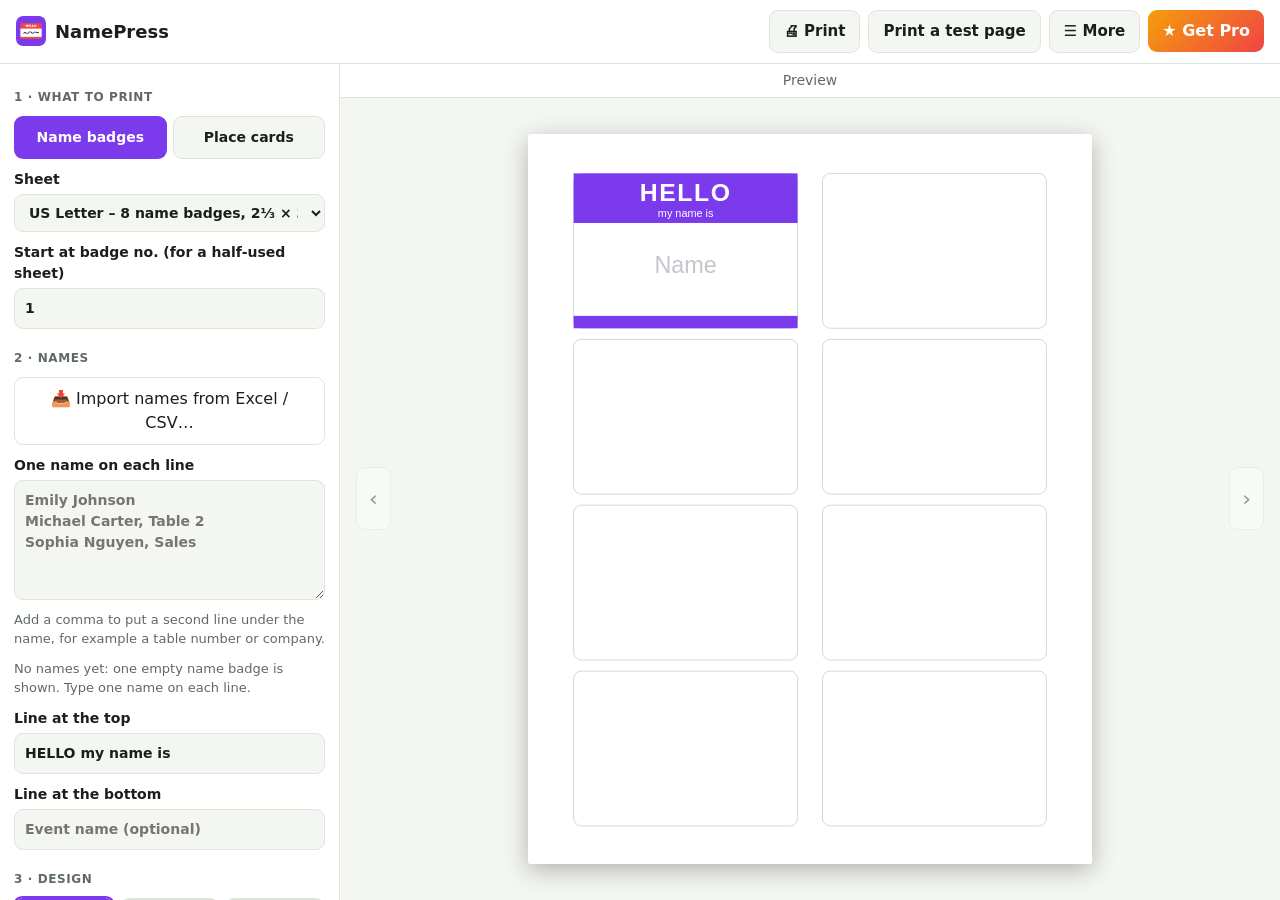
<file: index.html>
<!doctype html>
<html lang="en">
<head>
  <meta charset="utf-8">
  <meta name="viewport" content="width=device-width, initial-scale=1">
  <title>NamePress – Name Tags &amp; Place Cards</title>
  <meta name="description" content="Print name badges on sticker sheets and folded place cards for tables, from a simple list of names. Private and offline.">
  <meta name="theme-color" content="#7c3aed">
  <link rel="manifest" href="manifest.json">
  <link rel="icon" href="icon-192.png">
  <link rel="stylesheet" href="style.css">
  <style id="pageRule"></style>
  <style>.tpls{grid-template-columns:repeat(3,1fr)}.tpls button{aspect-ratio:86/55}</style>
</head>
<body>
  <header class="topbar">
    <div class="brand"><img src="icon-192.png" alt="" width="30" height="30"><span>NamePress</span></div>
    <span class="tree-title"></span>
    <div class="top-btns">
      <button id="printBtn" class="tb">🖨 Print</button>
      <button id="testBtn" class="tb">Print a test page</button>
      <button id="moreBtn" class="tb">☰ More</button>
      <button id="proBtn" class="pro-btn" hidden>★ Get Pro</button>
    </div>
    <div id="menu" class="menu" hidden>
      <button id="ex1">Example: club name badges</button>
      <button id="ex2">Example: wedding place cards</button>
      <button id="resetBtn" class="danger">Start again…</button>
      <a href="help.html" target="_blank" rel="noopener">❓ How to use NamePress</a>
      <a href="mailto:thequan03072002@gmail.com?subject=NamePress%20feedback">✉ Feedback &amp; support</a>
      <a href="https://apps.microsoft.com/detail/9PDLS6TMKHHQ" target="_blank" rel="noopener">More apps: TicketPress raffle tickets</a>
      <a href="https://apps.microsoft.com/detail/9PJZFJ139JC2" target="_blank" rel="noopener">More apps: AddressPress envelope printer</a>
    </div>
    <input id="fileIn" type="file" accept="image/*" hidden>
  </header>

  <main class="layout">
    <aside class="left">
      <h2>1 · What to print</h2>
      <div class="seg3" id="modes" style="grid-template-columns:1fr 1fr">
        <button data-m="tag">Name badges</button>
        <button data-m="card">Place cards</button>
      </div>
      <label class="field">Sheet<select id="sheet"></select></label>
      <label class="field" id="startF">Start at badge no. (for a half-used sheet)<input id="start" type="text" inputmode="numeric" maxlength="2"></label>
      <label class="check" id="bothF"><input id="both" type="checkbox"> Print the name on both sides of the fold</label>

      <h2>2 · Names</h2>
      <button id="importBtn" class="ghost" type="button">📥 Import names from Excel / CSV…</button>
      <label class="field">One name on each line<textarea id="names" placeholder="Emily Johnson&#10;Michael Carter, Table 2&#10;Sophia Nguyen, Sales" spellcheck="false"></textarea></label>
      <p class="hint">Add a comma to put a second line under the name, for example a table number or company.</p>
      <p id="hint" class="hint"></p>
      <label class="field">Line at the top<input id="top" type="text" maxlength="40" placeholder="HELLO my name is"></label>
      <label class="field">Line at the bottom<input id="bottom" type="text" maxlength="50" placeholder="Event name (optional)"></label>

      <h2>3 · Design</h2>
      <div id="tpls" class="tpls"></div>
      <div id="colors" class="swatches"></div>
      <label class="field">Lettering for the name<select id="font"><option value="modern">Modern</option><option value="classic">Classic</option><option value="script">Handwriting</option></select></label>
      <div class="logo-row">
        <button id="logoBtn" class="ghost">Add a logo picture…</button><span class="badge pro-only">PRO</span>
        <button id="logoDel" class="ghost danger" hidden>Remove logo</button>
      </div>

      <div id="offF">
        <h2>If the print is off-centre</h2>
        <div class="two">
          <label class="field">Move right (mm)<input id="dx" type="text" inputmode="decimal" maxlength="5"></label>
          <label class="field">Move down (mm)<input id="dy" type="text" inputmode="decimal" maxlength="5"></label>
        </div>
        <p class="hint">Use minus numbers to move left or up. Try on plain paper first.</p>
      </div>
      <p class="feedback">💬 Something not working the way you want? Tell me – <a href="mailto:thequan03072002@gmail.com?subject=NamePress%20feedback">thequan03072002@gmail.com</a>. I read every message and improve the app.</p>
    </aside>

    <section class="stage">
      <div id="pager" class="pager"></div>
      <div class="preview">
        <button id="prev" class="nav" title="Previous sheet">‹</button>
        <div id="page" style="height:100%;display:flex;align-items:center;justify-content:center;min-width:0;flex:1"></div>
        <button id="next" class="nav" title="Next sheet">›</button>
      </div>
    </section>
  </main>

  <dialog id="proDialog" class="dlg">
    <h2>NamePress Pro</h2>
    <p class="muted">One-time purchase. Yours forever on this Microsoft account. The free version never limits how often you print.</p>
    <ul class="pro-list">
      <li><strong>All 6 designs</strong> <span class="muted">(Free: 3)</span></li>
      <li><strong>Any number of names at a time</strong> – a whole conference or wedding in one go <span class="muted">(Free: 24)</span></li>
      <li><strong>Your own logo</strong> on every badge and card</li>
    </ul>
    <p class="feedback">💬 Something not working the way you want? Tell me – <a href="mailto:thequan03072002@gmail.com?subject=NamePress%20feedback">thequan03072002@gmail.com</a>. I read every message and improve the app.</p>
    <p id="proMsg" class="pro-msg" hidden></p>
    <div class="row-btns">
      <button id="buyBtn" class="primary" autofocus>Unlock Pro</button>
      <button id="restoreBtn" class="ghost">Restore purchase</button>
      <button id="closePro" class="ghost">Not now</button>
    </div>
  </dialog>

  <div id="toast" class="toast" hidden></div>
  <div id="printArea"></div>
  <script src="app.js"></script>
</body>
</html>
</file>
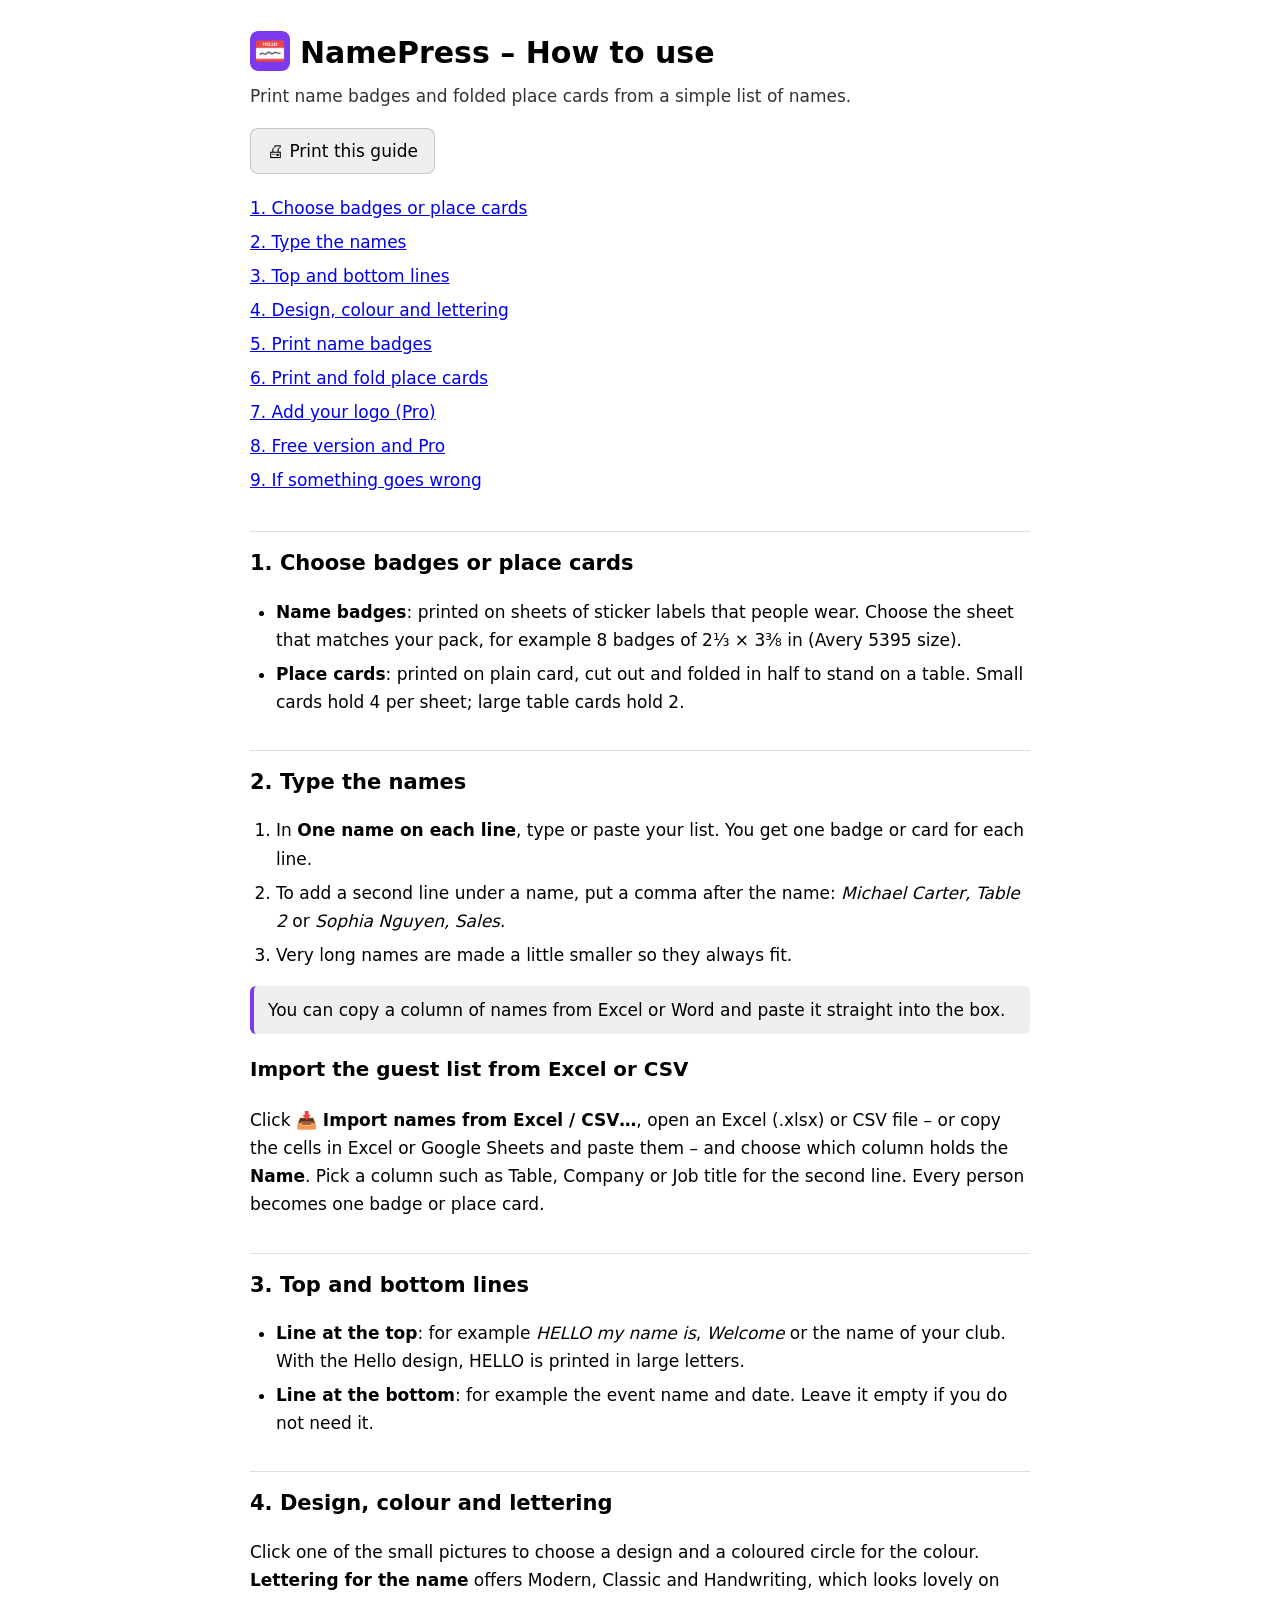
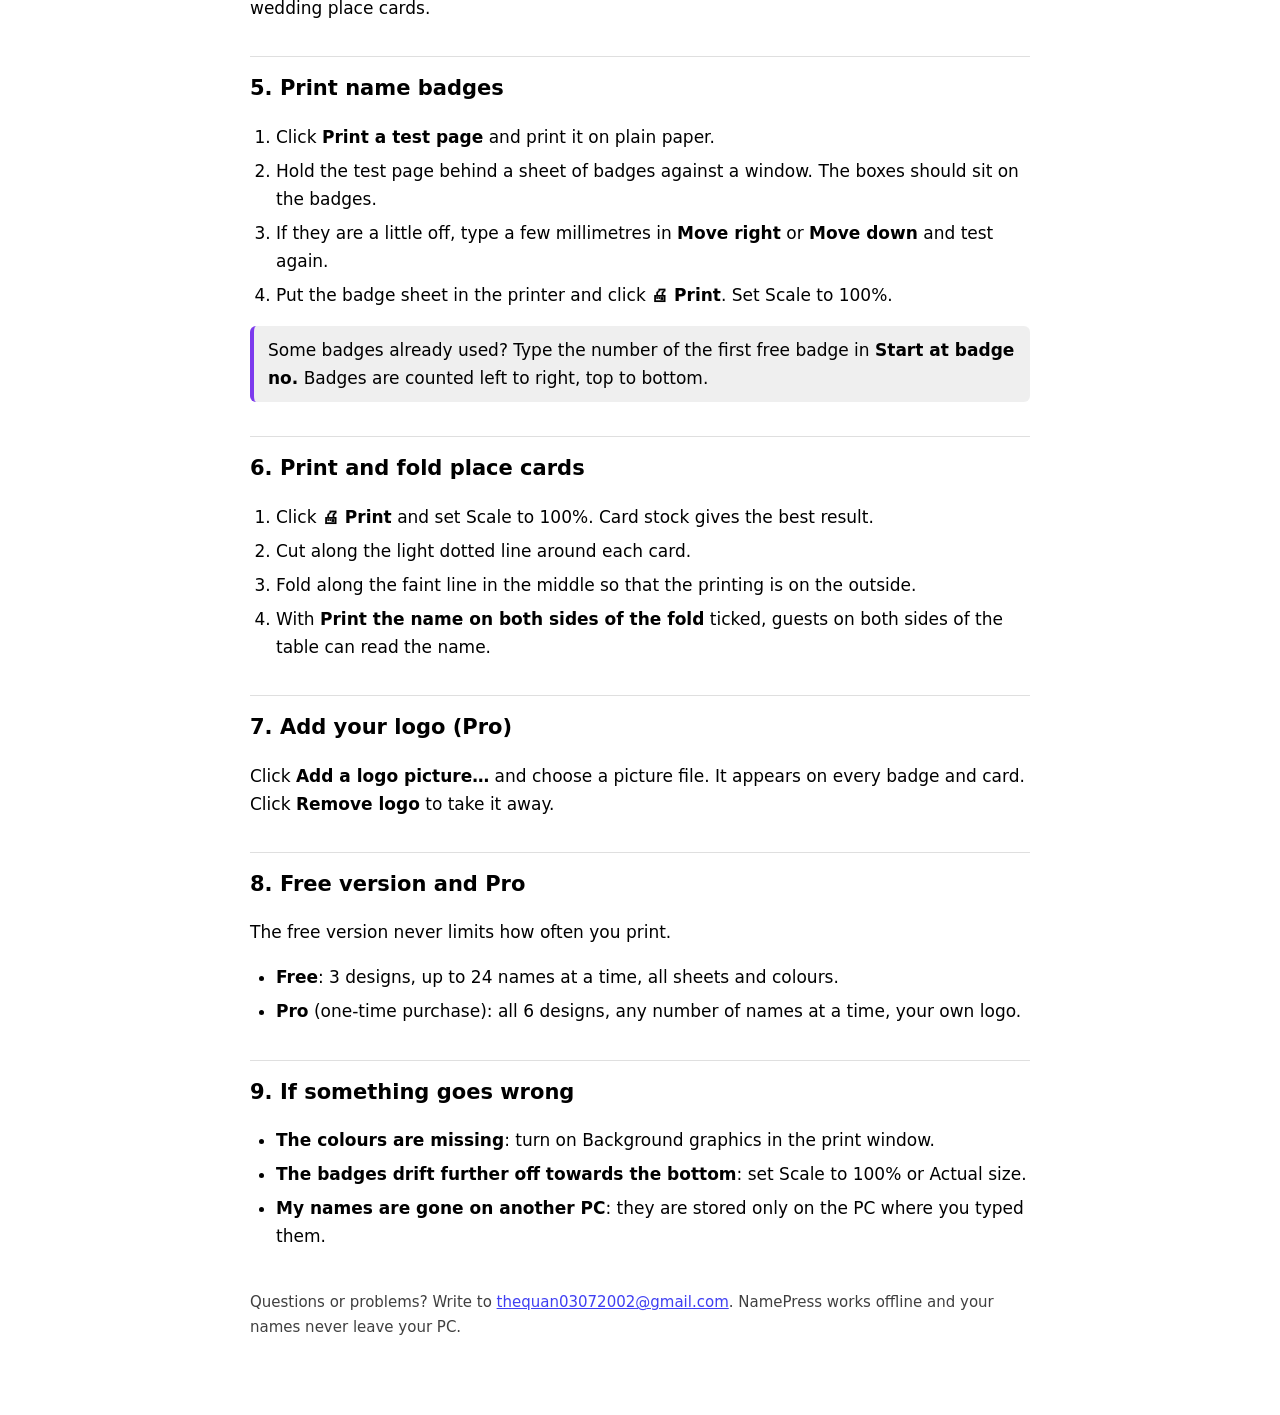
<file: help.html>
<!doctype html><html lang="en"><head><meta charset="utf-8"><meta name="viewport" content="width=device-width, initial-scale=1"><title>NamePress – How to use</title><link rel="icon" href="icon-192.png"><style>:root{--a:#7c3aed;color-scheme:light dark}body{font:17px/1.65 "Segoe UI",system-ui,sans-serif;max-width:780px;margin:0 auto;padding:28px 20px 60px}h1{font-size:30px;margin:0 0 4px}h1 img{vertical-align:-8px;border-radius:8px;margin-right:10px}h2{font-size:21px;margin:34px 0 8px;padding-top:14px;border-top:1px solid #8884}.lead{opacity:.8;margin:0 0 18px}ol,ul{padding-left:26px}li{margin:6px 0}.tip{border-left:4px solid var(--a);background:#8882;padding:10px 14px;border-radius:6px;margin:12px 0}.toc a{display:block;padding:3px 0}.foot{margin-top:40px;opacity:.75;font-size:15px}button{font:inherit;padding:8px 16px;border-radius:8px;border:1px solid #8886;cursor:pointer}figure{margin:16px 0}figure img{display:block;max-width:100%;height:auto;border:1px solid #8886;border-radius:8px}figcaption{font-size:14px;opacity:.75;margin-top:6px}@media print{.noprint{display:none}}</style></head><body><h1><img src="icon-192.png" width="40" height="40" alt="">NamePress – How to use</h1><p class="lead">Print name badges and folded place cards from a simple list of names.</p><p class="noprint"><button onclick="print()">🖨 Print this guide</button></p><div class="toc noprint"><a href="#s0">1. Choose badges or place cards</a><a href="#s1">2. Type the names</a><a href="#s2">3. Top and bottom lines</a><a href="#s3">4. Design, colour and lettering</a><a href="#s4">5. Print name badges</a><a href="#s5">6. Print and fold place cards</a><a href="#s6">7. Add your logo (Pro)</a><a href="#s7">8. Free version and Pro</a><a href="#s8">9. If something goes wrong</a></div><h2 id="s0">1. Choose badges or place cards</h2><ul><li><b>Name badges</b>: printed on sheets of sticker labels that people wear. Choose the sheet that matches your pack, for example 8 badges of 2⅓ × 3⅜ in (Avery 5395 size).</li><li><b>Place cards</b>: printed on plain card, cut out and folded in half to stand on a table. Small cards hold 4 per sheet; large table cards hold 2.</li></ul><h2 id="s1">2. Type the names</h2><ol><li>In <b>One name on each line</b>, type or paste your list. You get one badge or card for each line.</li><li>To add a second line under a name, put a comma after the name: <i>Michael Carter, Table 2</i> or <i>Sophia Nguyen, Sales</i>.</li><li>Very long names are made a little smaller so they always fit.</li></ol><div class="tip">You can copy a column of names from Excel or Word and paste it straight into the box.</div><h3>Import the guest list from Excel or CSV</h3><p>Click <b>📥 Import names from Excel / CSV…</b>, open an Excel (.xlsx) or CSV file – or copy the cells in Excel or Google Sheets and paste them – and choose which column holds the <b>Name</b>. Pick a column such as Table, Company or Job title for the second line. Every person becomes one badge or place card.</p><h2 id="s2">3. Top and bottom lines</h2><ul><li><b>Line at the top</b>: for example <i>HELLO my name is</i>, <i>Welcome</i> or the name of your club. With the Hello design, HELLO is printed in large letters.</li><li><b>Line at the bottom</b>: for example the event name and date. Leave it empty if you do not need it.</li></ul><h2 id="s3">4. Design, colour and lettering</h2><p>Click one of the small pictures to choose a design and a coloured circle for the colour. <b>Lettering for the name</b> offers Modern, Classic and Handwriting, which looks lovely on wedding place cards.</p><h2 id="s4">5. Print name badges</h2><ol><li>Click <b>Print a test page</b> and print it on plain paper.</li><li>Hold the test page behind a sheet of badges against a window. The boxes should sit on the badges.</li><li>If they are a little off, type a few millimetres in <b>Move right</b> or <b>Move down</b> and test again.</li><li>Put the badge sheet in the printer and click <b>🖨 Print</b>. Set Scale to 100%.</li></ol><div class="tip">Some badges already used? Type the number of the first free badge in <b>Start at badge no.</b> Badges are counted left to right, top to bottom.</div><h2 id="s5">6. Print and fold place cards</h2><ol><li>Click <b>🖨 Print</b> and set Scale to 100%. Card stock gives the best result.</li><li>Cut along the light dotted line around each card.</li><li>Fold along the faint line in the middle so that the printing is on the outside.</li><li>With <b>Print the name on both sides of the fold</b> ticked, guests on both sides of the table can read the name.</li></ol><h2 id="s6">7. Add your logo (Pro)</h2><p>Click <b>Add a logo picture…</b> and choose a picture file. It appears on every badge and card. Click <b>Remove logo</b> to take it away.</p><h2 id="s7">8. Free version and Pro</h2><p>The free version never limits how often you print.</p><ul><li><b>Free</b>: 3 designs, up to 24 names at a time, all sheets and colours.</li><li><b>Pro</b> (one-time purchase): all 6 designs, any number of names at a time, your own logo.</li></ul><h2 id="s8">9. If something goes wrong</h2><ul><li><b>The colours are missing</b>: turn on Background graphics in the print window.</li><li><b>The badges drift further off towards the bottom</b>: set Scale to 100% or Actual size.</li><li><b>My names are gone on another PC</b>: they are stored only on the PC where you typed them.</li></ul><p class="foot">Questions or problems? Write to <a href="mailto:thequan03072002@gmail.com">thequan03072002@gmail.com</a>. NamePress works offline and your names never leave your PC.</p></body></html>
</file>
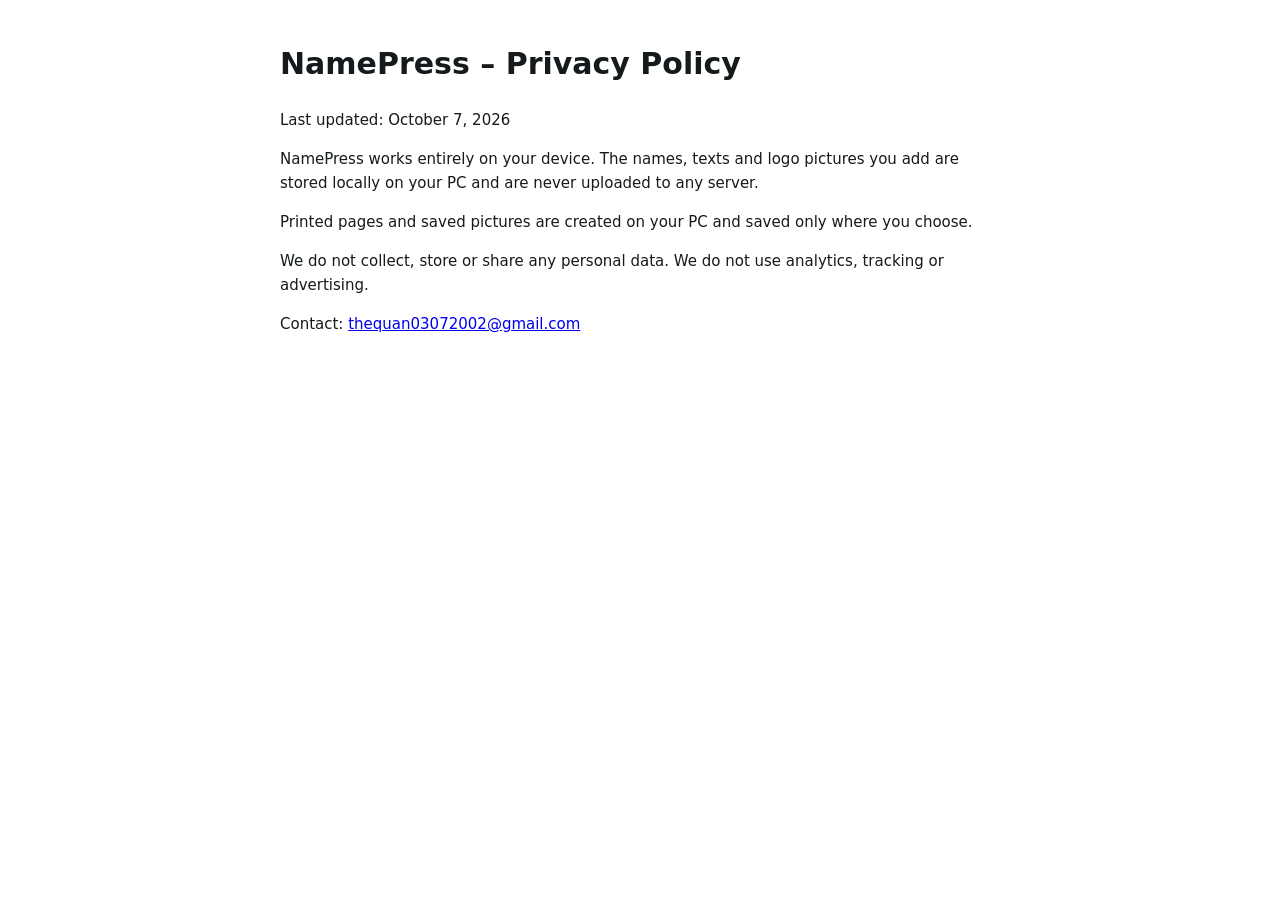
<file: privacy.html>
<!doctype html>
<html lang="en"><head><meta charset="utf-8"><meta name="viewport" content="width=device-width, initial-scale=1">
<title>NamePress – Privacy Policy</title>
<style>body{font:15px/1.6 "Segoe UI",system-ui,sans-serif;max-width:720px;margin:40px auto;padding:0 16px;color:#151a1c}</style></head>
<body>
<h1>NamePress – Privacy Policy</h1>
<p>Last updated: October 7, 2026</p>
<p>NamePress works entirely on your device. The names, texts and logo pictures you add are stored locally on your PC and are never uploaded to any server.</p>
<p>Printed pages and saved pictures are created on your PC and saved only where you choose.</p>
<p>We do not collect, store or share any personal data. We do not use analytics, tracking or advertising.</p>
<p>Contact: <a href="mailto:thequan03072002@gmail.com">thequan03072002@gmail.com</a></p>
</body></html>
</file>
<file: style.css>
:root {
  --bg: #f4f6f2; --card: #ffffff; --text: #1a1f1b; --muted: #5f6b62;
  --line: #dfe5dc; --accent: #7c3aed; --accent-2: #ede4fd; --on-accent: #ffffff; --danger: #b42318;
  color-scheme: light dark;
}
@media (prefers-color-scheme: dark) {
  :root { --bg: #121613; --card: #1b211c; --text: #e9efe9; --muted: #9aa79d;
    --line: #2c362e; --accent: #c4b5fd; --accent-2: #2e1065; --on-accent: #1a0b3d; --danger: #f97066; }
}
* { box-sizing: border-box; }
html, body { height: 100%; }
body { margin: 0; font: 16px/1.5 "Segoe UI", system-ui, sans-serif; background: var(--bg); color: var(--text); display: flex; flex-direction: column; }
[hidden] { display: none !important; }
.topbar { position: relative; display: flex; align-items: center; gap: 14px; padding: 10px 16px; border-bottom: 1px solid var(--line); background: var(--card); }
.brand { display: flex; align-items: center; gap: 9px; font-weight: 700; font-size: 18px; }
.brand img { border-radius: 7px; }
.tree-title { flex: 1; min-width: 120px; font: 600 17px "Segoe UI", system-ui, sans-serif; padding: 8px 10px; border-radius: 9px; border: 1px solid transparent; background: transparent; color: var(--text); }
.tree-title:hover { border-color: var(--line); }
.top-btns { display: flex; gap: 8px; align-items: center; }
button { font: inherit; border-radius: 9px; padding: 9px 14px; cursor: pointer; border: 1px solid transparent; }
button:disabled { opacity: .45; cursor: not-allowed; }
.tb { background: var(--bg); color: var(--text); border-color: var(--line); font-weight: 600; font-size: 15px; }
.tb:hover, .ghost:hover { border-color: var(--accent); }
.primary { background: var(--accent); color: var(--on-accent); font-weight: 700; }
.ghost { background: transparent; color: var(--text); border-color: var(--line); }
.danger { color: var(--danger) !important; }
.pro-btn { background: linear-gradient(135deg, #f59e0b, #ef4444); color: #fff; font-weight: 700; border: 0; }
.pro-btn.is-pro { background: var(--accent-2); color: var(--accent); cursor: default; }
.badge { font-size: 10px; font-weight: 700; background: #f59e0b; color: #1f1503; border-radius: 4px; padding: 1px 5px; margin-left: 4px; vertical-align: 1px; }
body.unlocked .pro-only { display: none; }
.menu { position: absolute; right: 16px; top: 54px; z-index: 20; background: var(--card); border: 1px solid var(--line); border-radius: 12px; padding: 6px; display: flex; flex-direction: column; min-width: 300px; box-shadow: 0 10px 30px rgba(0,0,0,.25); }
.menu button, .menu a { text-align: left; background: transparent; color: var(--text); padding: 10px 12px; border-radius: 8px; text-decoration: none; font-size: 15px; }
.menu button:hover, .menu a:hover { background: var(--accent-2); }

.layout { flex: 1; min-height: 0; display: grid; grid-template-columns: 340px minmax(0, 1fr); }
.left, .right { background: var(--card); padding: 14px; overflow: auto; display: flex; flex-direction: column; gap: 10px; }
.left { border-right: 1px solid var(--line); }
.right { border-left: 1px solid var(--line); }
@media (max-width: 900px) { .layout { grid-template-columns: 1fr; grid-template-rows: auto 60vh auto; } .left { max-height: 160px; } }
@media (max-width: 640px) { .topbar { flex-wrap: wrap; gap: 8px; padding: 8px 10px; } .tree-title:empty { display: none; } .top-btns { flex-wrap: wrap; margin-left: auto; } .tb { font-size: 14px; padding: 7px 10px; } .left { max-height: 45vh; } }
input[type=text], input[type=search], select, textarea { font: inherit; padding: 9px 10px; border-radius: 9px; border: 1px solid var(--line); background: var(--bg); color: var(--text); width: 100%; }
input:focus, select:focus, textarea:focus, button:focus-visible { outline: 3px solid var(--accent); outline-offset: 1px; }
textarea { min-height: 70px; resize: vertical; }
.people { list-style: none; margin: 0; padding: 0; display: flex; flex-direction: column; gap: 2px; flex: 1; overflow: auto; }
.people button { width: 100%; text-align: left; background: transparent; color: var(--text); padding: 7px 9px; font-size: 15px; overflow: hidden; text-overflow: ellipsis; white-space: nowrap; }
.people button:hover { background: var(--bg); }
.people button.on { background: var(--accent-2); color: var(--accent); font-weight: 700; }
.people small { color: var(--muted); font-weight: 400; }
.hint { color: var(--muted); font-size: 13px; font-weight: 400; margin: 0; }
.muted { color: var(--muted); }

.stage { position: relative; min-width: 0; min-height: 0; display: flex; flex-direction: column; }
.stagebar { display: flex; justify-content: space-between; align-items: center; gap: 12px; padding: 8px 12px; border-bottom: 1px solid var(--line); background: var(--card); font-size: 14px; }
.stagebar label { display: flex; align-items: center; gap: 8px; color: var(--muted); min-width: 0; }
.stagebar select { width: auto; max-width: 340px; padding: 6px 8px; }
.zoom { display: flex; gap: 4px; }
.zoom button { background: var(--bg); color: var(--text); border-color: var(--line); padding: 5px 12px; font-weight: 700; }
#svg { flex: 1; width: 100%; min-height: 0; cursor: grab; touch-action: none; background: var(--bg); }
#svg.drag { cursor: grabbing; }
#svg .p { cursor: pointer; }
.stage-hint { position: absolute; left: 0; right: 0; bottom: 8px; text-align: center; color: var(--muted); font-size: 13px; margin: 0; pointer-events: none; }

.right h2 { font-size: 20px; margin: 0; }
.field { display: flex; flex-direction: column; gap: 4px; font-weight: 600; font-size: 14px; }
.two { display: grid; grid-template-columns: 1fr 1fr; gap: 8px; }
.seg { display: flex; gap: 0; border: 1px solid var(--line); border-radius: 9px; overflow: hidden; }
.seg button { flex: 1; border-radius: 0; background: var(--bg); color: var(--text); padding: 8px 6px; font-size: 14px; }
.seg button.on { background: var(--accent); color: var(--on-accent); font-weight: 700; }
.photo-row { display: flex; align-items: center; gap: 12px; }
.photo { width: 76px; height: 76px; border-radius: 50%; object-fit: cover; background: var(--accent-2); border: 2px solid var(--line); display: flex; align-items: center; justify-content: center; font-weight: 700; font-size: 24px; color: var(--accent); flex: none; }
.rel { display: grid; grid-template-columns: 1fr 1fr; gap: 8px; }
.rel button { background: var(--accent-2); color: var(--accent); font-weight: 700; font-size: 14px; padding: 10px 6px; }
.rel button:hover { outline: 2px solid var(--accent); }
.rel .wide { grid-column: 1 / -1; }
.check { display: flex; align-items: center; gap: 8px; font-weight: 600; font-size: 14px; }
.check input { width: 18px; height: 18px; accent-color: var(--accent); }
.sect { font-size: 12px; text-transform: uppercase; letter-spacing: .6px; color: var(--muted); margin: 8px 0 0; }
.empty-panel { color: var(--muted); text-align: center; margin-top: 30px; }

.dlg { border: 1px solid var(--line); border-radius: 16px; padding: 24px; background: var(--card); color: var(--text); max-width: 460px; width: calc(100% - 32px); }
.dlg::backdrop { background: rgba(0,0,0,.55); }
.dlg h2 { margin: 0 0 6px; font-size: 22px; }
.dlg .field { margin-top: 12px; }
.row-btns { display: flex; gap: 8px; flex-wrap: wrap; margin-top: 18px; }
.pro-list { padding-left: 20px; line-height: 1.8; }
.pro-msg { background: var(--accent-2); border-radius: 8px; padding: 9px 11px; }
.pick-list { display: flex; flex-direction: column; gap: 8px; margin-top: 12px; }
.pick-list button { background: var(--accent-2); color: var(--accent); font-weight: 700; text-align: left; }
.toast { position: fixed; left: 50%; bottom: 26px; transform: translateX(-50%); background: #1f2937; color: #fff; padding: 11px 18px; border-radius: 10px; z-index: 50; max-width: calc(100% - 24px); }

.left h2 { font-size: 12px; text-transform: uppercase; letter-spacing: .6px; color: var(--muted); margin: 10px 0 0; }
.three { display: grid; grid-template-columns: 1.3fr .8fr 1.2fr; gap: 6px; }
.addrow { display: flex; gap: 6px; }
.addrow input { flex: 1; }
.events { list-style: none; margin: 0; padding: 0; display: flex; flex-direction: column; gap: 2px; }
.events li { display: flex; align-items: center; gap: 8px; padding: 5px 6px; border-radius: 8px; font-size: 14px; }
.events li:hover { background: var(--bg); }
.events .when { color: var(--muted); font-variant-numeric: tabular-nums; min-width: 54px; }
.events .txt { flex: 1; overflow: hidden; text-overflow: ellipsis; white-space: nowrap; }
.events button { background: transparent; color: var(--muted); padding: 2px 8px; border-color: transparent; }
.events button:hover { color: var(--danger); border-color: var(--line); }
.stage { align-items: stretch; background: var(--bg); }
.months { display: flex; gap: 4px; padding: 8px 12px; flex-wrap: wrap; justify-content: center; border-bottom: 1px solid var(--line); background: var(--card); }
.months button { background: var(--bg); color: var(--text); border-color: var(--line); padding: 5px 10px; font-size: 14px; position: relative; }
.months button.on { background: var(--accent); color: var(--on-accent); font-weight: 700; border-color: transparent; }
.months button.has::after { content: ""; position: absolute; right: 3px; top: 3px; width: 6px; height: 6px; border-radius: 50%; background: #f59e0b; }
.preview { flex: 1; min-height: 0; display: flex; align-items: center; justify-content: center; padding: 16px; gap: 10px; }
.preview svg { max-width: 100%; max-height: 100%; width: auto; height: 100%; background: #fff; box-shadow: 0 6px 24px rgba(0,0,0,.28); border-radius: 3px; }
.nav { background: var(--card); color: var(--text); border-color: var(--line); font-size: 22px; padding: 14px 12px; }
.swatches { display: flex; gap: 6px; flex-wrap: wrap; }
.swatches button { width: 30px; height: 30px; border-radius: 50%; padding: 0; border: 3px solid transparent; }
.swatches button.on { border-color: var(--text); }

#printArea { display: none; }
@media print {
  body > *:not(#printArea) { display: none !important; }
  body { background: #fff; display: block; margin: 0; }
  #printArea { display: block; }
  #printArea svg { display: block; width: 100vw; height: 100vh; page-break-after: always; break-after: page; }
}
.seg3 { display: grid; grid-template-columns: 1fr 1fr 1fr; gap: 6px; }
.seg3 button { background: var(--bg); color: var(--text); border-color: var(--line); padding: 10px 4px; font-size: 14px; font-weight: 600; }
.seg3 button.on { background: var(--accent); color: var(--on-accent); border-color: transparent; }
#words { min-height: 220px; font-size: 16px; line-height: 1.45; flex: 1; }
.pager { text-align: center; padding: 6px; color: var(--muted); font-size: 14px; background: var(--card); border-bottom: 1px solid var(--line); }
.warn { background: var(--accent-2); border-radius: 8px; padding: 8px 10px; font-size: 13px; margin: 0; }
.contacts { flex: none; min-height: 46px; list-style: none; margin: 0; padding: 0; display: flex; flex-direction: column; gap: 2px; max-height: 260px; overflow: auto; border: 1px solid var(--line); border-radius: 9px; }
.contacts li { display: flex; align-items: center; gap: 8px; padding: 6px 8px; font-size: 15px; }
.contacts li:hover { background: var(--bg); }
.contacts input { width: 18px; height: 18px; accent-color: var(--accent); flex: none; }
.contacts .nm { flex: 1; overflow: hidden; text-overflow: ellipsis; white-space: nowrap; cursor: pointer; }
.contacts small { color: var(--muted); }
.contacts button { background: transparent; color: var(--muted); padding: 2px 8px; border-color: transparent; }
.contacts button:hover { color: var(--danger); border-color: var(--line); }
.contacts .none { color: var(--muted); padding: 14px; text-align: center; }
.preview svg { height: auto; max-height: 100%; }
#ret { min-height: 84px; }
#cAddr { min-height: 110px; }
.tpls { display: grid; grid-template-columns: repeat(4, 1fr); gap: 6px; }
.tpls button { padding: 0; background: #fff; border: 2px solid var(--line); overflow: hidden; position: relative; aspect-ratio: 4/3; }
.tpls button.on { border-color: var(--accent); outline: 2px solid var(--accent); }
.tpls button svg { width: 100%; height: 100%; display: block; }
.tpls .badge { position: absolute; right: 2px; top: 2px; margin: 0; }
#names { min-height: 120px; }
#reason { min-height: 64px; }
.logo-row { display: flex; gap: 8px; align-items: center; flex-wrap: wrap; }

/* feedback note */
.feedback { color: var(--muted); font-size: 12px; line-height: 1.45; margin: 12px 0 0; overflow-wrap: anywhere; }
.feedback a { color: inherit; text-decoration: underline; }
</file>
